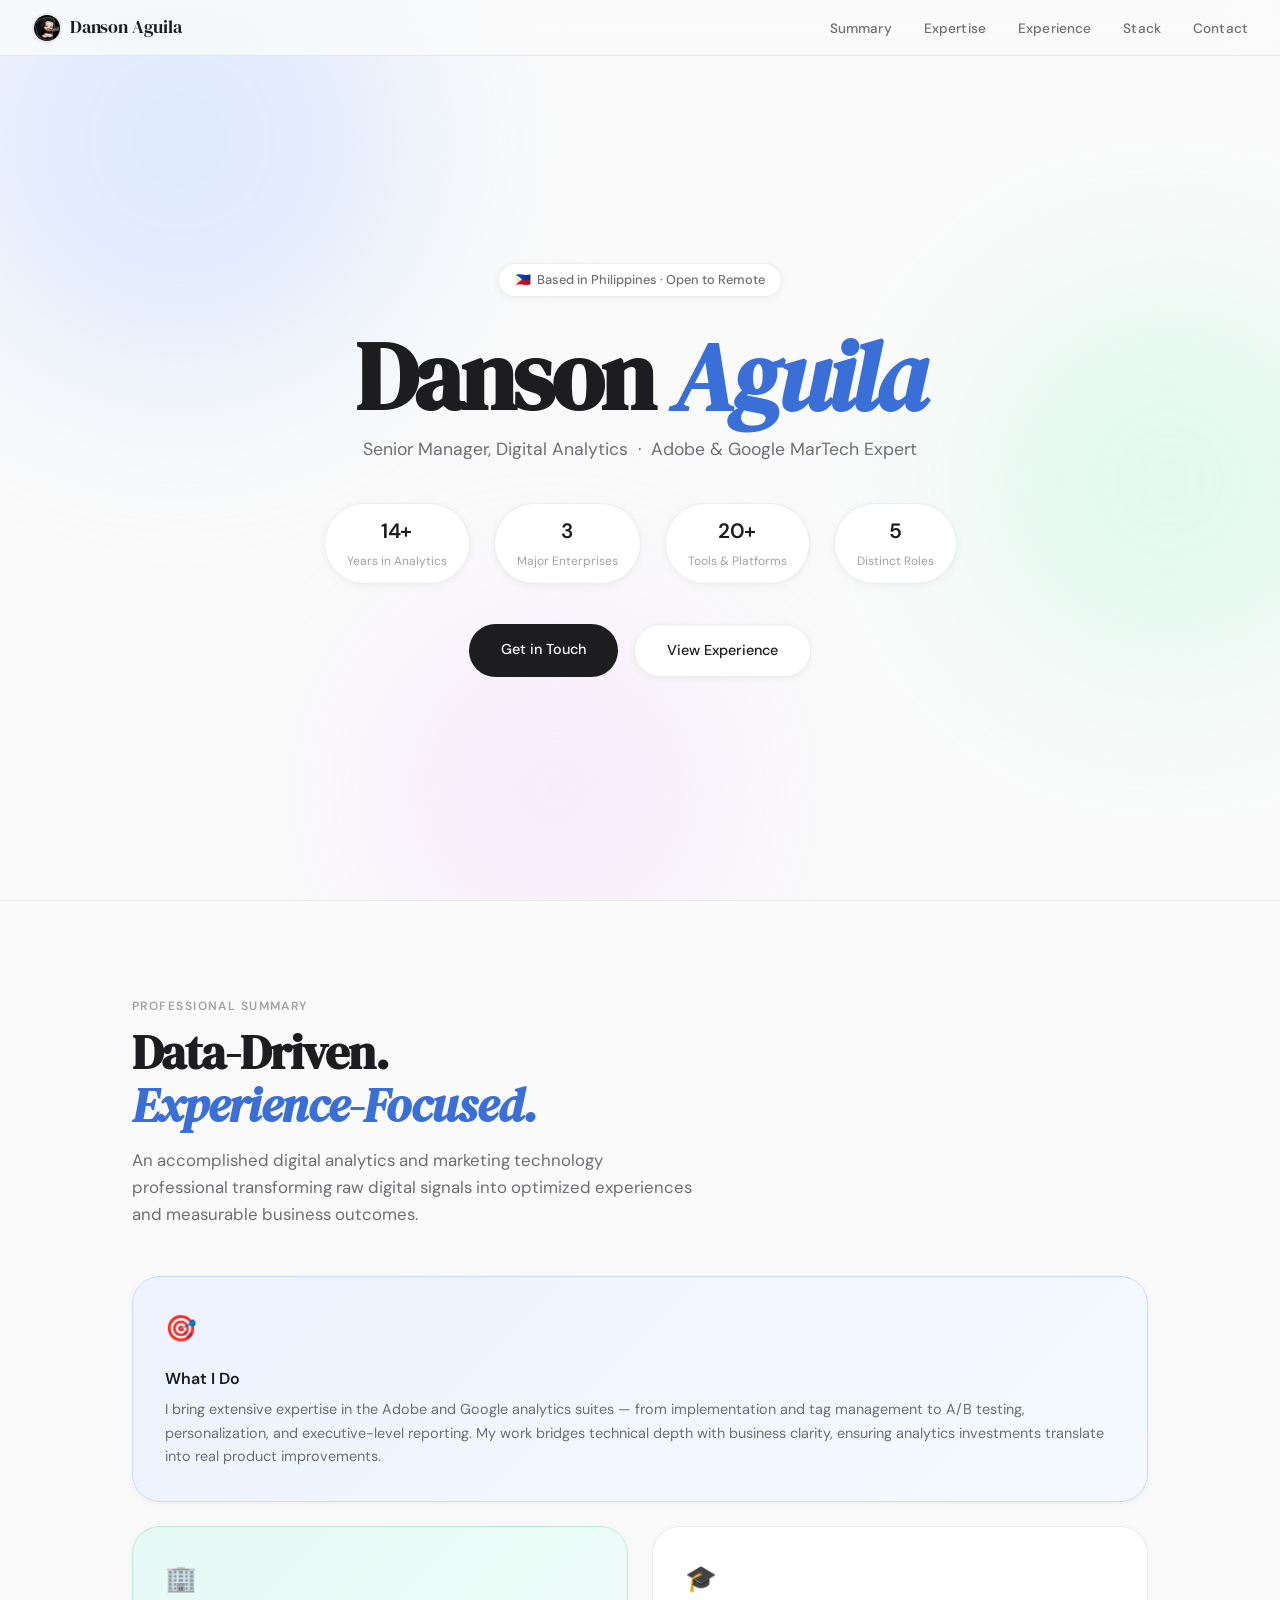
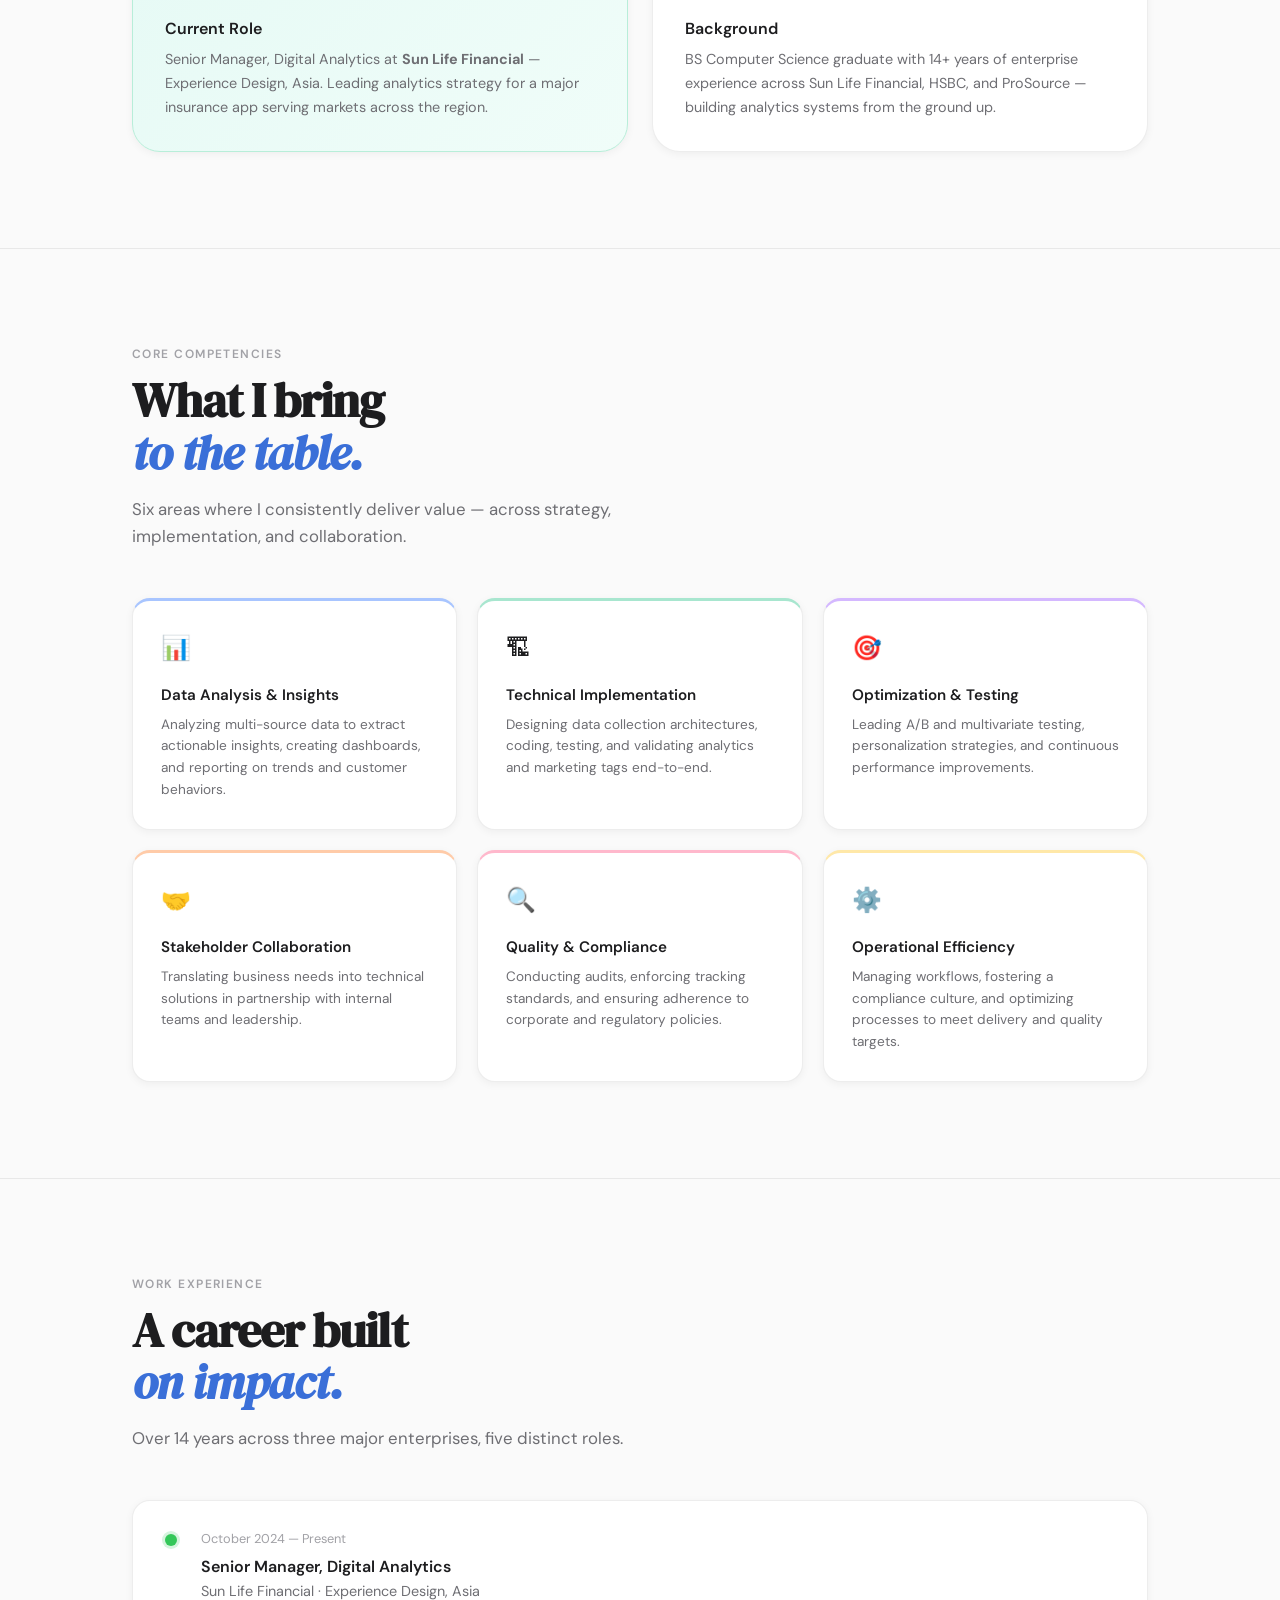
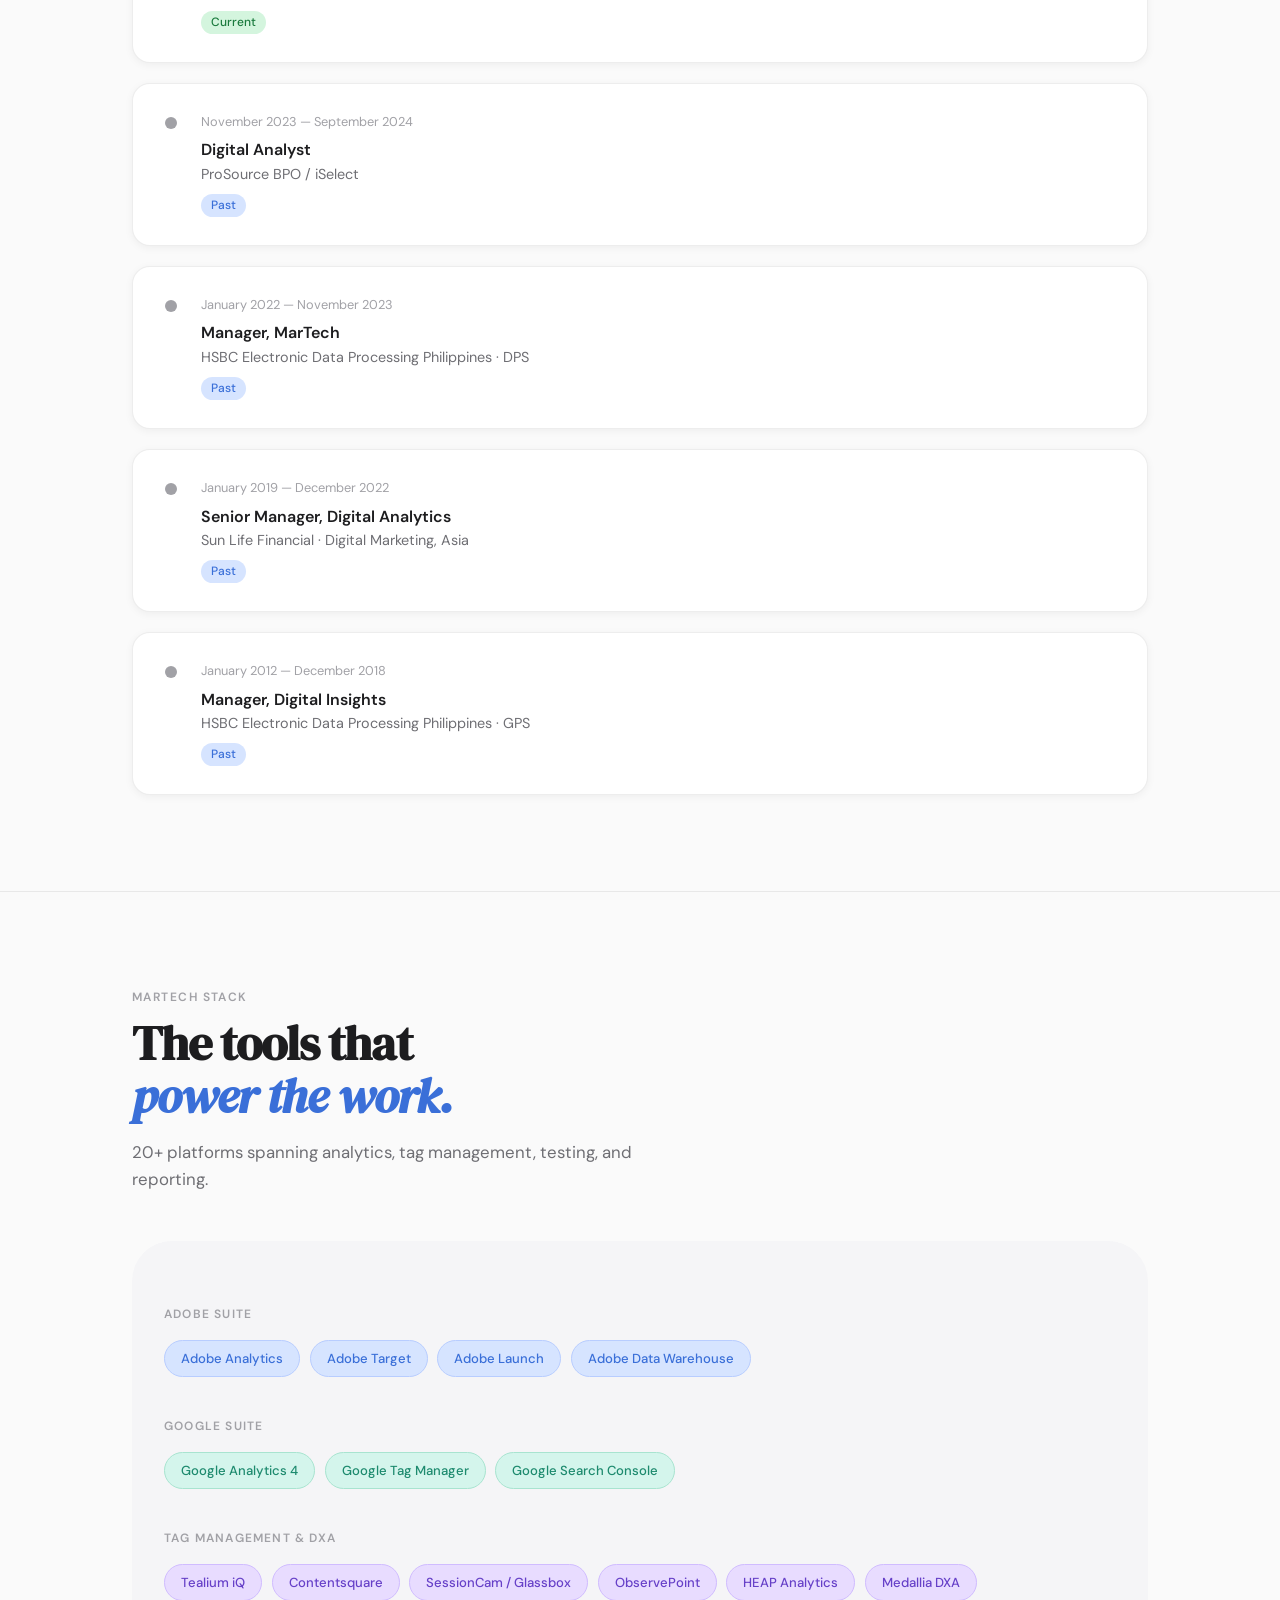
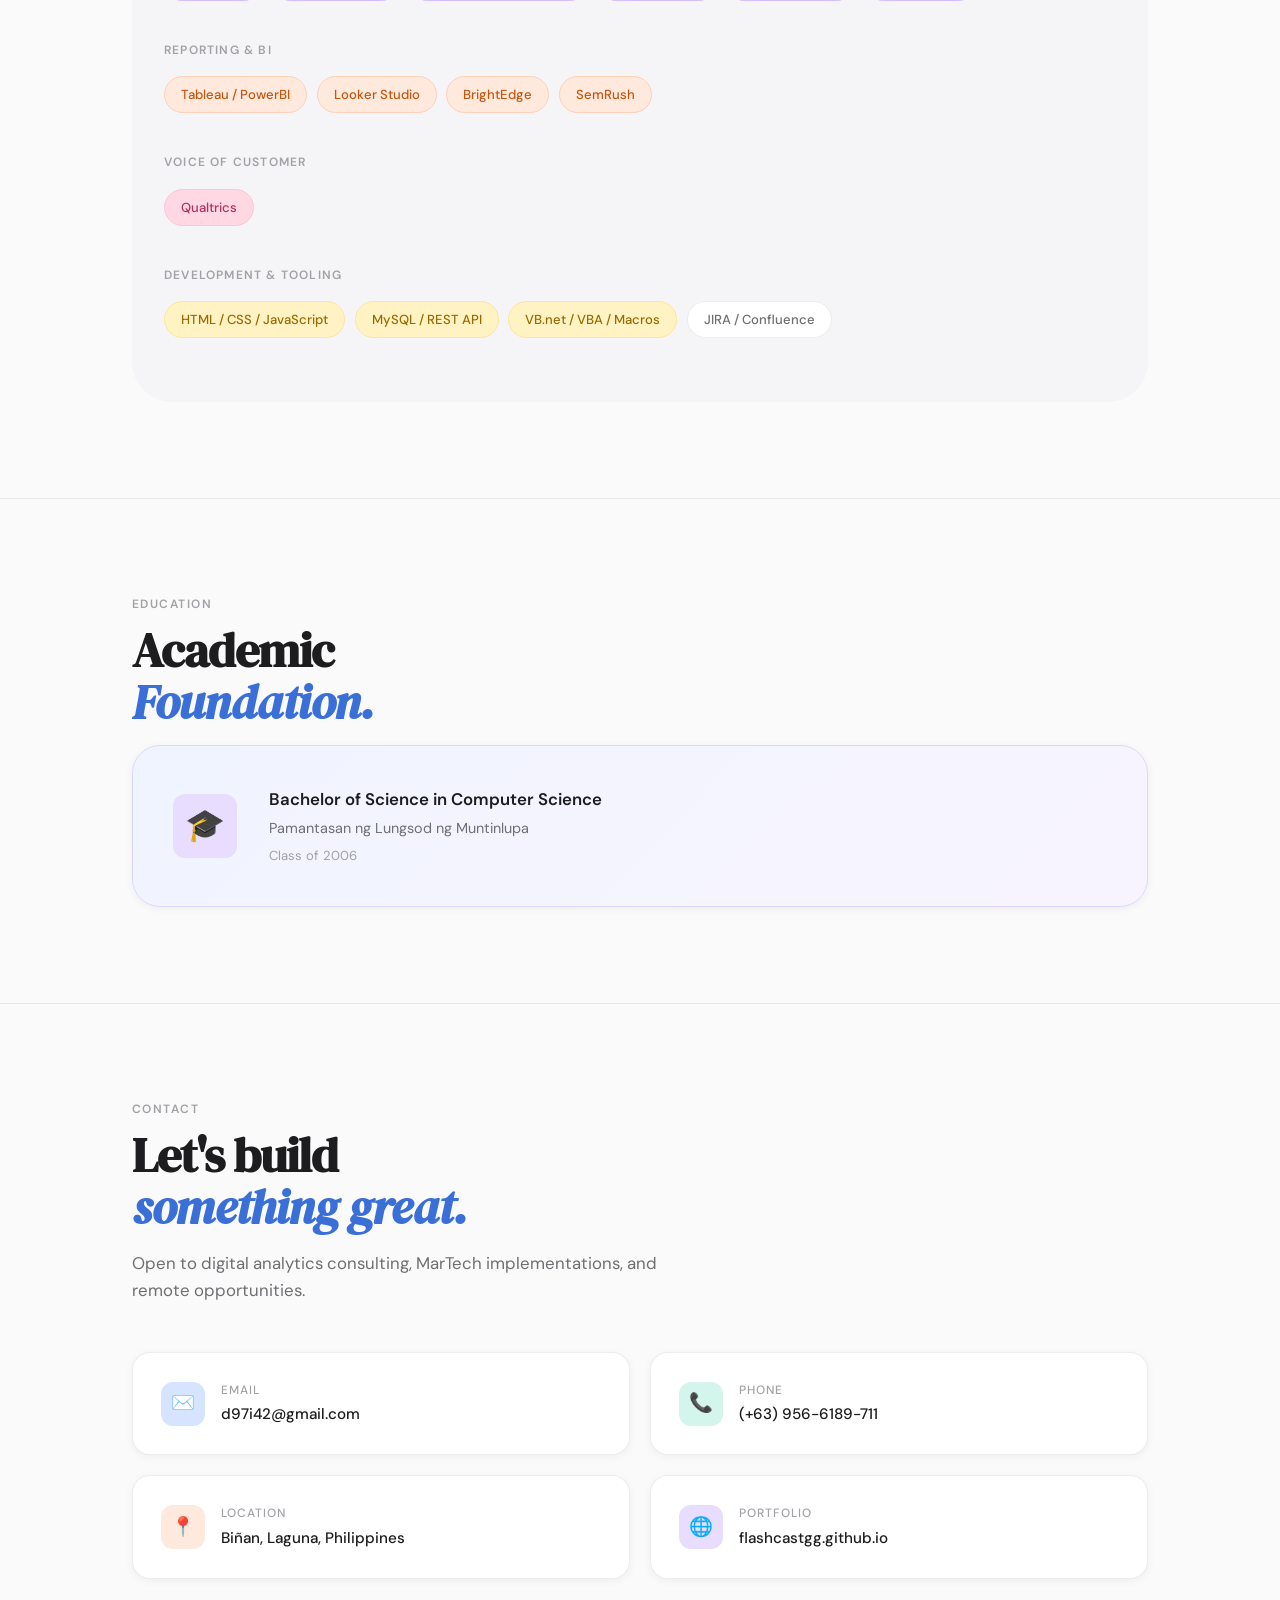
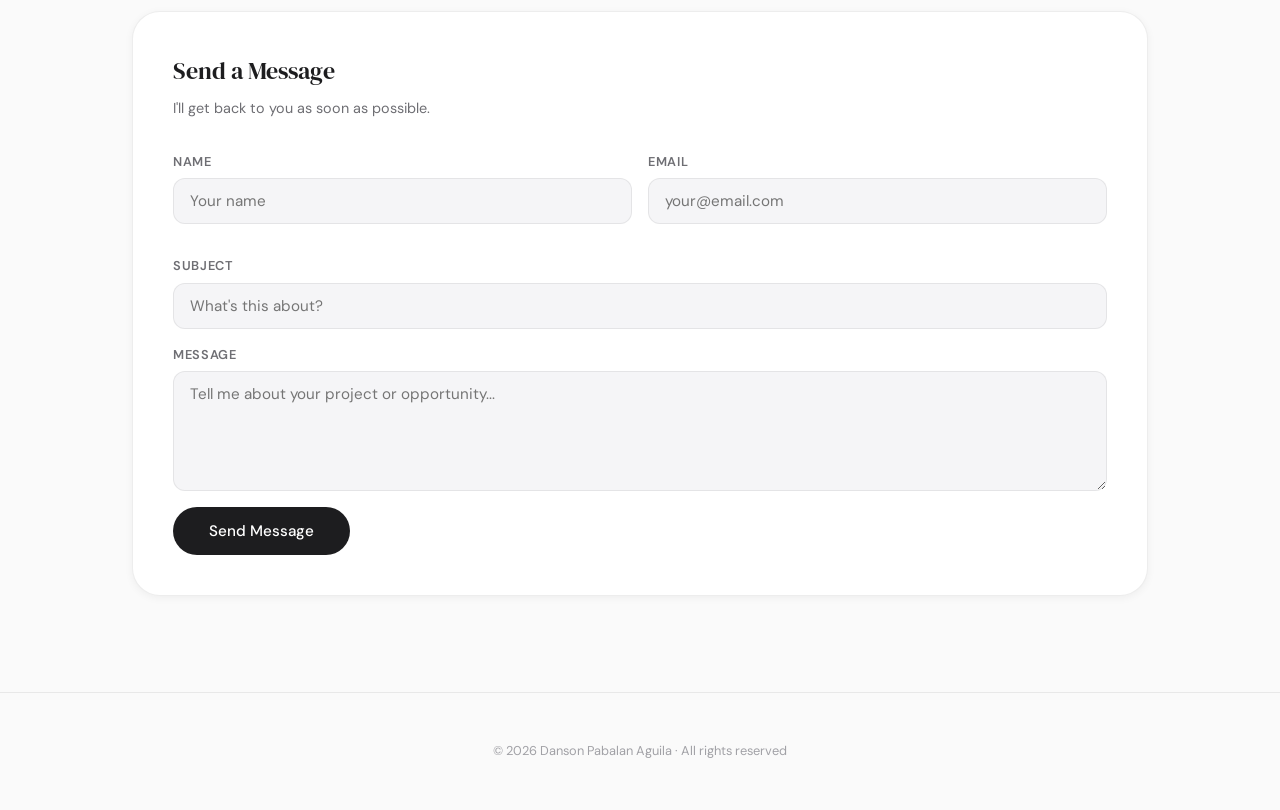
<file: index.html>
<!DOCTYPE html>
<html lang="en">
<head>
<meta charset="UTF-8" />
<meta name="viewport" content="width=device-width, initial-scale=1.0" />
<title>Danson Aguila · Digital Analytics</title>
<link rel="icon" type="image/png" href="[data-uri]" />
<link rel="apple-touch-icon" href="[data-uri]" />
<meta name="mobile-web-app-capable" content="yes" />
<meta name="apple-mobile-web-app-capable" content="yes" />
<meta name="apple-mobile-web-app-status-bar-style" content="default" />
<meta name="apple-mobile-web-app-title" content="Danson Aguila" />
<meta name="theme-color" content="#ffffff" />
<link rel="preconnect" href="https://fonts.googleapis.com" />
<link rel="preconnect" href="https://fonts.gstatic.com" crossorigin />
<link href="https://fonts.googleapis.com/css2?family=DM+Sans:ital,opsz,wght@0,9..40,300;0,9..40,400;0,9..40,500;0,9..40,600;1,9..40,300&family=DM+Serif+Display:ital@0;1&display=swap" rel="stylesheet" />
<style>
  :root {
    --bg: #fafafa; --surface: #ffffff; --surface2: #f5f5f7;
    --border: rgba(0,0,0,0.07); --text: #1d1d1f;
    --text-secondary: #6e6e73; --text-tertiary: #a1a1a6;
    --accent-blue: #d6e4ff; --accent-blue-mid: #a8c5ff; --accent-blue-text: #3a6fd8;
    --accent-mint: #d4f5ec; --accent-mint-text: #1d8a6e;
    --accent-lavender: #e8dcff; --accent-lavender-text: #6640c8;
    --accent-peach: #ffe8dc; --accent-peach-text: #c4560e;
    --accent-rose: #ffd8e4; --accent-rose-text: #b33060;
    --accent-yellow: #fff3c4; --accent-yellow-text: #9a6a00;
    --radius-sm: 12px; --radius-md: 18px; --radius-lg: 28px; --radius-xl: 40px;
    --shadow-sm: 0 2px 8px rgba(0,0,0,0.05);
    --shadow-md: 0 4px 24px rgba(0,0,0,0.08);
    --shadow-lg: 0 12px 48px rgba(0,0,0,0.10);
  }
  *, *::before, *::after { box-sizing: border-box; margin: 0; padding: 0; }
  html { scroll-behavior: smooth; font-size: 16px; }
  body {
    font-family: 'DM Sans', -apple-system, sans-serif;
    background: var(--bg); color: var(--text);
    line-height: 1.6; -webkit-font-smoothing: antialiased; overflow-x: hidden;
  }

  /* NAV */
  nav {
    position: fixed; top: 0; left: 0; right: 0; z-index: 100;
    padding: 0 2rem; height: 56px;
    display: flex; align-items: center; justify-content: space-between;
    background: rgba(250,250,250,0.82);
    backdrop-filter: blur(20px) saturate(180%);
    -webkit-backdrop-filter: blur(20px) saturate(180%);
    border-bottom: 1px solid var(--border);
  }
  .nav-logo {
    font-family: 'DM Serif Display', Georgia, serif;
    font-size: 1.1rem; color: var(--text); text-decoration: none;
    letter-spacing: -0.01em; display: flex; align-items: center; gap: 8px;
  }
  .nav-logo-img {
    width: 30px; height: 30px; border-radius: 50%; object-fit: cover;
    border: 2px solid var(--border);
  }
  .nav-links { display: flex; gap: 2rem; list-style: none; }
  .nav-links a {
    font-size: 0.85rem; font-weight: 500; color: var(--text-secondary);
    text-decoration: none; transition: color 0.2s; letter-spacing: 0.01em;
  }
  .nav-links a:hover { color: var(--text); }

  /* HERO */
  .hero {
    min-height: 100vh; padding: 120px 2rem 80px;
    display: flex; align-items: center; justify-content: center;
    text-align: center; position: relative; overflow: hidden;
  }
  .hero-bg { position: absolute; inset: 0; z-index: 0; pointer-events: none; }
  .orb {
    position: absolute; border-radius: 50%;
    filter: blur(80px); opacity: 0.55;
    animation: drift 12s ease-in-out infinite alternate;
  }
  .orb-1 { width: 520px; height: 520px; background: radial-gradient(circle, #bfd7ff, #e8f0ff); top: -120px; left: -80px; animation-delay: 0s; }
  .orb-2 { width: 420px; height: 420px; background: radial-gradient(circle, #c8f5e0, #e0fff5); top: 30%; right: -100px; animation-delay: -4s; }
  .orb-3 { width: 340px; height: 340px; background: radial-gradient(circle, #f0dcff, #fce8ff); bottom: -60px; left: 30%; animation-delay: -8s; }
  @keyframes drift {
    from { transform: translate(0,0) scale(1); }
    to   { transform: translate(30px,-30px) scale(1.05); }
  }
  .hero-content { position: relative; z-index: 1; max-width: 720px; }
  .hero-badge {
    display: inline-flex; align-items: center; gap: 6px;
    background: var(--surface); border: 1px solid var(--border);
    border-radius: 100px; padding: 6px 16px;
    font-size: 0.8rem; font-weight: 500; color: var(--text-secondary);
    margin-bottom: 2rem; box-shadow: var(--shadow-sm);
    opacity: 0; animation: fadeUp 0.7s ease forwards 0.1s;
  }
  .hero-name {
    font-family: 'DM Serif Display', Georgia, serif;
    font-size: clamp(3.2rem, 8vw, 6rem);
    line-height: 1.0; letter-spacing: -0.03em; color: var(--text);
    margin-bottom: 0.6rem; opacity: 0; animation: fadeUp 0.7s ease forwards 0.25s;
  }
  .hero-name em { font-style: italic; color: var(--accent-blue-text); }
  .hero-title {
    font-size: 1.1rem; font-weight: 400; color: var(--text-secondary);
    margin-bottom: 2.5rem; opacity: 0; animation: fadeUp 0.7s ease forwards 0.4s;
  }
  .hero-stats {
    display: flex; gap: 1.5rem; justify-content: center; flex-wrap: wrap;
    margin-bottom: 2.5rem; opacity: 0; animation: fadeUp 0.7s ease forwards 0.55s;
  }
  .stat-pill {
    background: var(--surface); border: 1px solid var(--border);
    border-radius: 100px; padding: 10px 22px; box-shadow: var(--shadow-sm);
  }
  .stat-pill strong { display: block; font-size: 1.3rem; font-weight: 600; letter-spacing: -0.02em; }
  .stat-pill span { font-size: 0.75rem; color: var(--text-tertiary); font-weight: 400; }
  .hero-cta {
    display: inline-flex; gap: 1rem; flex-wrap: wrap; justify-content: center;
    opacity: 0; animation: fadeUp 0.7s ease forwards 0.7s;
  }
  .btn-primary {
    background: var(--text); color: #fff; border: none; border-radius: 100px;
    padding: 14px 32px; font-size: 0.9rem; font-weight: 500; cursor: pointer;
    text-decoration: none; transition: transform 0.2s, box-shadow 0.2s; font-family: inherit;
  }
  .btn-primary:hover { transform: translateY(-2px); box-shadow: 0 8px 24px rgba(0,0,0,0.15); }
  .btn-secondary {
    background: var(--surface); color: var(--text); border: 1px solid var(--border);
    border-radius: 100px; padding: 14px 32px; font-size: 0.9rem; font-weight: 500;
    cursor: pointer; text-decoration: none; transition: transform 0.2s, box-shadow 0.2s;
    font-family: inherit; box-shadow: var(--shadow-sm);
  }
  .btn-secondary:hover { transform: translateY(-2px); box-shadow: var(--shadow-md); }
  @keyframes fadeUp {
    from { opacity: 0; transform: translateY(24px); }
    to   { opacity: 1; transform: translateY(0); }
  }

  /* SECTIONS */
  section { padding: 96px 2rem; max-width: 1080px; margin: 0 auto; }
  .section-label {
    font-size: 0.75rem; font-weight: 600; letter-spacing: 0.12em;
    text-transform: uppercase; color: var(--text-tertiary); margin-bottom: 0.6rem;
  }
  .section-title {
    font-family: 'DM Serif Display', Georgia, serif;
    font-size: clamp(2rem, 4vw, 3rem); line-height: 1.1;
    letter-spacing: -0.02em; color: var(--text); margin-bottom: 1rem;
  }
  .section-title em { font-style: italic; color: var(--accent-blue-text); }
  .section-subtitle {
    font-size: 1.05rem; color: var(--text-secondary);
    max-width: 560px; margin-bottom: 3rem; font-weight: 400;
  }

  /* ABOUT */
  .about-grid { display: grid; grid-template-columns: 1fr 1fr; gap: 1.5rem; }
  .about-card {
    background: var(--surface); border: 1px solid var(--border);
    border-radius: var(--radius-lg); padding: 2rem; box-shadow: var(--shadow-sm);
    transition: transform 0.25s, box-shadow 0.25s;
  }
  .about-card:hover { transform: translateY(-4px); box-shadow: var(--shadow-md); }
  .about-card.wide { grid-column: 1 / -1; }
  .about-card.tinted-blue { background: linear-gradient(135deg,#edf3ff,#f5f9ff); border-color: #c8daff; }
  .about-card.tinted-mint { background: linear-gradient(135deg,#e6faf5,#f0fdf9); border-color: #b8eed9; }
  .card-icon { font-size: 1.6rem; margin-bottom: 1rem; }
  .card-title { font-weight: 600; font-size: 1rem; margin-bottom: 0.4rem; }
  .card-body { font-size: 0.9rem; color: var(--text-secondary); line-height: 1.65; }

  /* COMPETENCIES */
  .comp-grid { display: grid; grid-template-columns: repeat(3,1fr); gap: 1.25rem; }
  .comp-card {
    background: var(--surface); border: 1px solid var(--border);
    border-radius: var(--radius-md); padding: 1.75rem; box-shadow: var(--shadow-sm);
    transition: transform 0.25s, box-shadow 0.25s;
  }
  .comp-card:hover { transform: translateY(-4px); box-shadow: var(--shadow-md); }
  .comp-icon { font-size: 1.5rem; margin-bottom: 1rem; }
  .comp-title { font-weight: 600; font-size: 0.95rem; margin-bottom: 0.4rem; }
  .comp-desc { font-size: 0.85rem; color: var(--text-secondary); line-height: 1.6; }
  .comp-card:nth-child(1) { border-top: 3px solid var(--accent-blue-mid); }
  .comp-card:nth-child(2) { border-top: 3px solid #a8e6cf; }
  .comp-card:nth-child(3) { border-top: 3px solid #d4b8ff; }
  .comp-card:nth-child(4) { border-top: 3px solid #ffcba8; }
  .comp-card:nth-child(5) { border-top: 3px solid #ffb8cc; }
  .comp-card:nth-child(6) { border-top: 3px solid #ffe8a8; }

  /* EXPERIENCE */
  .exp-list { display: flex; flex-direction: column; gap: 1.25rem; }
  .exp-item {
    background: var(--surface); border: 1px solid var(--border);
    border-radius: var(--radius-md); padding: 1.75rem 2rem;
    display: grid; grid-template-columns: auto 1fr; gap: 0 1.5rem;
    align-items: start; box-shadow: var(--shadow-sm);
    transition: transform 0.25s, box-shadow 0.25s;
  }
  .exp-item:hover { transform: translateY(-3px); box-shadow: var(--shadow-md); }
  .exp-dot { width: 12px; height: 12px; border-radius: 50%; margin-top: 5px; flex-shrink: 0; }
  .exp-dot-current { background: #34c759; box-shadow: 0 0 0 3px rgba(52,199,89,0.2); }
  .exp-dot-past { background: var(--text-tertiary); }
  .exp-meta { font-size: 0.8rem; color: var(--text-tertiary); margin-bottom: 0.3rem; }
  .exp-role { font-weight: 600; font-size: 1rem; color: var(--text); }
  .exp-company { font-size: 0.9rem; color: var(--text-secondary); }
  .exp-badge {
    display: inline-block; margin-top: 0.5rem;
    background: var(--accent-blue); color: var(--accent-blue-text);
    border-radius: 100px; padding: 2px 10px; font-size: 0.75rem; font-weight: 500;
  }
  .exp-badge.current { background: #d4f5de; color: #1a7a3d; }

  /* STACK */
  .stack-section { background: var(--surface2); border-radius: var(--radius-xl); padding: 4rem 2rem; }
  .stack-groups { display: flex; flex-direction: column; gap: 2.5rem; }
  .stack-group-label {
    font-size: 0.75rem; font-weight: 600; letter-spacing: 0.1em;
    text-transform: uppercase; color: var(--text-tertiary); margin-bottom: 1rem;
  }
  .tool-chips { display: flex; flex-wrap: wrap; gap: 0.6rem; }
  .chip {
    padding: 7px 16px; border-radius: 100px; font-size: 0.82rem; font-weight: 500;
    border: 1px solid transparent; transition: transform 0.15s; cursor: default;
  }
  .chip:hover { transform: scale(1.04); }
  .chip-blue { background: var(--accent-blue); color: var(--accent-blue-text); border-color: #b8cdff; }
  .chip-mint { background: var(--accent-mint); color: var(--accent-mint-text); border-color: #a8e4d0; }
  .chip-lavender { background: var(--accent-lavender); color: var(--accent-lavender-text); border-color: #d0bcff; }
  .chip-peach { background: var(--accent-peach); color: var(--accent-peach-text); border-color: #ffd0b8; }
  .chip-rose { background: var(--accent-rose); color: var(--accent-rose-text); border-color: #ffc4d6; }
  .chip-yellow { background: var(--accent-yellow); color: var(--accent-yellow-text); border-color: #ffe49e; }
  .chip-neutral { background: var(--surface); color: var(--text-secondary); border-color: var(--border); }

  /* EDUCATION */
  .edu-card {
    background: linear-gradient(135deg,#f0f4ff,#f8f4ff); border: 1px solid #ddd6fe;
    border-radius: var(--radius-lg); padding: 2.5rem;
    display: flex; align-items: center; gap: 2rem; box-shadow: var(--shadow-sm);
  }
  .edu-icon-wrap {
    width: 64px; height: 64px; border-radius: var(--radius-sm);
    background: var(--accent-lavender); color: var(--accent-lavender-text);
    display: flex; align-items: center; justify-content: center;
    font-size: 2rem; flex-shrink: 0;
  }
  .edu-degree { font-weight: 600; font-size: 1.05rem; margin-bottom: 0.25rem; }
  .edu-school { color: var(--text-secondary); font-size: 0.9rem; }
  .edu-year { color: var(--text-tertiary); font-size: 0.82rem; margin-top: 0.3rem; }

  /* CONTACT */
  .contact-grid { display: grid; grid-template-columns: 1fr 1fr; gap: 1.25rem; margin-bottom: 2rem; }
  .contact-card {
    background: var(--surface); border: 1px solid var(--border);
    border-radius: var(--radius-md); padding: 1.75rem; box-shadow: var(--shadow-sm);
    text-decoration: none; color: inherit;
    transition: transform 0.2s, box-shadow 0.2s;
    display: flex; align-items: center; gap: 1rem;
  }
  .contact-card:hover { transform: translateY(-3px); box-shadow: var(--shadow-md); }
  .contact-icon {
    width: 44px; height: 44px; border-radius: var(--radius-sm);
    display: flex; align-items: center; justify-content: center;
    font-size: 1.2rem; flex-shrink: 0;
  }
  .ci-blue { background: var(--accent-blue); }
  .ci-mint { background: var(--accent-mint); }
  .ci-peach { background: var(--accent-peach); }
  .ci-lavender { background: var(--accent-lavender); }
  .contact-label { font-size: 0.75rem; color: var(--text-tertiary); font-weight: 500; text-transform: uppercase; letter-spacing: 0.08em; }
  .contact-value { font-size: 0.95rem; font-weight: 500; color: var(--text); margin-top: 2px; }

  /* FORMSPREE FORM */
  .contact-form {
    background: var(--surface); border: 1px solid var(--border);
    border-radius: var(--radius-lg); padding: 2.5rem; box-shadow: var(--shadow-sm);
  }
  .form-title { font-family: 'DM Serif Display', Georgia, serif; font-size: 1.5rem; margin-bottom: 0.4rem; }
  .form-subtitle { font-size: 0.9rem; color: var(--text-secondary); margin-bottom: 2rem; }
  .form-row { display: grid; grid-template-columns: 1fr 1fr; gap: 1rem; margin-bottom: 1rem; }
  .form-group { display: flex; flex-direction: column; gap: 6px; margin-bottom: 1rem; }
  .form-group label { font-size: 0.8rem; font-weight: 600; color: var(--text-secondary); letter-spacing: 0.05em; text-transform: uppercase; }
  .form-group input,
  .form-group textarea {
    background: var(--surface2); border: 1px solid var(--border);
    border-radius: var(--radius-sm); padding: 12px 16px;
    font-size: 0.95rem; font-family: inherit; color: var(--text);
    transition: border-color 0.2s, box-shadow 0.2s; outline: none; resize: vertical;
  }
  .form-group input:focus,
  .form-group textarea:focus {
    border-color: var(--accent-blue-mid); box-shadow: 0 0 0 3px rgba(168,197,255,0.25);
  }
  .form-group textarea { min-height: 120px; }
  .form-submit {
    background: var(--text); color: #fff; border: none; border-radius: 100px;
    padding: 14px 36px; font-size: 0.95rem; font-weight: 500; cursor: pointer;
    font-family: inherit; transition: transform 0.2s, box-shadow 0.2s;
  }
  .form-submit:hover { transform: translateY(-2px); box-shadow: 0 8px 24px rgba(0,0,0,0.18); }
  .form-submit:disabled { opacity: 0.6; cursor: not-allowed; transform: none; }
  .form-success {
    display: none; text-align: center; padding: 2rem;
    color: var(--accent-mint-text); font-weight: 500;
  }
  .form-success .success-icon { font-size: 2.5rem; margin-bottom: 0.5rem; }

  /* FOOTER */
  footer {
    text-align: center; padding: 3rem 2rem;
    font-size: 0.8rem; color: var(--text-tertiary);
    border-top: 1px solid var(--border);
  }
  .divider { border: none; border-top: 1px solid var(--border); margin: 0; }

  /* SCROLL REVEAL */
  .reveal { opacity: 0; transform: translateY(28px); transition: opacity 0.65s ease, transform 0.65s ease; }
  .reveal.visible { opacity: 1; transform: translateY(0); }

  /* RESPONSIVE */
  @media (max-width: 768px) {
    .nav-links { display: none; }
    .about-grid { grid-template-columns: 1fr; }
    .about-card.wide { grid-column: 1; }
    .comp-grid { grid-template-columns: 1fr 1fr; }
    .contact-grid { grid-template-columns: 1fr; }
    .form-row { grid-template-columns: 1fr; }
    .edu-card { flex-direction: column; text-align: center; }
    .exp-item { grid-template-columns: 1fr; }
    .exp-dot { display: none; }
  }
  @media (max-width: 500px) {
    .comp-grid { grid-template-columns: 1fr; }
    .hero-stats { flex-direction: column; align-items: center; }
  }
</style>
</head>
<body>

<!-- NAV -->
<nav>
  <a href="#" class="nav-logo">
    <img src="[data-uri]" alt="Danson" class="nav-logo-img" />
    Danson Aguila
  </a>
  <ul class="nav-links">
    <li><a href="#summary">Summary</a></li>
    <li><a href="#expertise">Expertise</a></li>
    <li><a href="#experience">Experience</a></li>
    <li><a href="#stack">Stack</a></li>
    <li><a href="#contact">Contact</a></li>
  </ul>
</nav>

<!-- HERO -->
<div class="hero">
  <div class="hero-bg">
    <div class="orb orb-1"></div>
    <div class="orb orb-2"></div>
    <div class="orb orb-3"></div>
  </div>
  <div class="hero-content">
    <div class="hero-badge"><span>🇵🇭</span><span>Based in Philippines · Open to Remote</span></div>
    <h1 class="hero-name">Danson <em>Aguila</em></h1>
    <p class="hero-title">Senior Manager, Digital Analytics &nbsp;·&nbsp; Adobe & Google MarTech Expert</p>
    <div class="hero-stats">
      <div class="stat-pill"><strong>14+</strong><span>Years in Analytics</span></div>
      <div class="stat-pill"><strong>3</strong><span>Major Enterprises</span></div>
      <div class="stat-pill"><strong>20+</strong><span>Tools & Platforms</span></div>
      <div class="stat-pill"><strong>5</strong><span>Distinct Roles</span></div>
    </div>
    <div class="hero-cta">
      <a href="#contact" class="btn-primary">Get in Touch</a>
      <a href="#experience" class="btn-secondary">View Experience</a>
    </div>
  </div>
</div>

<hr class="divider" />

<!-- SUMMARY -->
<section id="summary">
  <div class="reveal">
    <p class="section-label">Professional Summary</p>
    <h2 class="section-title">Data-Driven.<br><em>Experience-Focused.</em></h2>
    <p class="section-subtitle">An accomplished digital analytics and marketing technology professional transforming raw digital signals into optimized experiences and measurable business outcomes.</p>
  </div>
  <div class="about-grid reveal">
    <div class="about-card wide tinted-blue">
      <div class="card-icon">🎯</div>
      <div class="card-title">What I Do</div>
      <div class="card-body">I bring extensive expertise in the Adobe and Google analytics suites — from implementation and tag management to A/B testing, personalization, and executive-level reporting. My work bridges technical depth with business clarity, ensuring analytics investments translate into real product improvements.</div>
    </div>
    <div class="about-card tinted-mint">
      <div class="card-icon">🏢</div>
      <div class="card-title">Current Role</div>
      <div class="card-body">Senior Manager, Digital Analytics at <strong>Sun Life Financial</strong> — Experience Design, Asia. Leading analytics strategy for a major insurance app serving markets across the region.</div>
    </div>
    <div class="about-card">
      <div class="card-icon">🎓</div>
      <div class="card-title">Background</div>
      <div class="card-body">BS Computer Science graduate with 14+ years of enterprise experience across Sun Life Financial, HSBC, and ProSource — building analytics systems from the ground up.</div>
    </div>
  </div>
</section>

<hr class="divider" />

<!-- EXPERTISE -->
<section id="expertise">
  <div class="reveal">
    <p class="section-label">Core Competencies</p>
    <h2 class="section-title">What I bring<br><em>to the table.</em></h2>
    <p class="section-subtitle">Six areas where I consistently deliver value — across strategy, implementation, and collaboration.</p>
  </div>
  <div class="comp-grid reveal">
    <div class="comp-card"><div class="comp-icon">📊</div><div class="comp-title">Data Analysis & Insights</div><div class="comp-desc">Analyzing multi-source data to extract actionable insights, creating dashboards, and reporting on trends and customer behaviors.</div></div>
    <div class="comp-card"><div class="comp-icon">🏗</div><div class="comp-title">Technical Implementation</div><div class="comp-desc">Designing data collection architectures, coding, testing, and validating analytics and marketing tags end-to-end.</div></div>
    <div class="comp-card"><div class="comp-icon">🎯</div><div class="comp-title">Optimization & Testing</div><div class="comp-desc">Leading A/B and multivariate testing, personalization strategies, and continuous performance improvements.</div></div>
    <div class="comp-card"><div class="comp-icon">🤝</div><div class="comp-title">Stakeholder Collaboration</div><div class="comp-desc">Translating business needs into technical solutions in partnership with internal teams and leadership.</div></div>
    <div class="comp-card"><div class="comp-icon">🔍</div><div class="comp-title">Quality & Compliance</div><div class="comp-desc">Conducting audits, enforcing tracking standards, and ensuring adherence to corporate and regulatory policies.</div></div>
    <div class="comp-card"><div class="comp-icon">⚙️</div><div class="comp-title">Operational Efficiency</div><div class="comp-desc">Managing workflows, fostering a compliance culture, and optimizing processes to meet delivery and quality targets.</div></div>
  </div>
</section>

<hr class="divider" />

<!-- EXPERIENCE -->
<section id="experience">
  <div class="reveal">
    <p class="section-label">Work Experience</p>
    <h2 class="section-title">A career built<br><em>on impact.</em></h2>
    <p class="section-subtitle">Over 14 years across three major enterprises, five distinct roles.</p>
  </div>
  <div class="exp-list reveal">
    <div class="exp-item">
      <div class="exp-dot exp-dot-current"></div>
      <div><div class="exp-meta">October 2024 — Present</div><div class="exp-role">Senior Manager, Digital Analytics</div><div class="exp-company">Sun Life Financial · Experience Design, Asia</div><span class="exp-badge current">Current</span></div>
    </div>
    <div class="exp-item">
      <div class="exp-dot exp-dot-past"></div>
      <div><div class="exp-meta">November 2023 — September 2024</div><div class="exp-role">Digital Analyst</div><div class="exp-company">ProSource BPO / iSelect</div><span class="exp-badge">Past</span></div>
    </div>
    <div class="exp-item">
      <div class="exp-dot exp-dot-past"></div>
      <div><div class="exp-meta">January 2022 — November 2023</div><div class="exp-role">Manager, MarTech</div><div class="exp-company">HSBC Electronic Data Processing Philippines · DPS</div><span class="exp-badge">Past</span></div>
    </div>
    <div class="exp-item">
      <div class="exp-dot exp-dot-past"></div>
      <div><div class="exp-meta">January 2019 — December 2022</div><div class="exp-role">Senior Manager, Digital Analytics</div><div class="exp-company">Sun Life Financial · Digital Marketing, Asia</div><span class="exp-badge">Past</span></div>
    </div>
    <div class="exp-item">
      <div class="exp-dot exp-dot-past"></div>
      <div><div class="exp-meta">January 2012 — December 2018</div><div class="exp-role">Manager, Digital Insights</div><div class="exp-company">HSBC Electronic Data Processing Philippines · GPS</div><span class="exp-badge">Past</span></div>
    </div>
  </div>
</section>

<hr class="divider" />

<!-- STACK -->
<section id="stack">
  <div class="reveal">
    <p class="section-label">MarTech Stack</p>
    <h2 class="section-title">The tools that<br><em>power the work.</em></h2>
    <p class="section-subtitle">20+ platforms spanning analytics, tag management, testing, and reporting.</p>
  </div>
  <div class="stack-section reveal">
    <div class="stack-groups">
      <div><div class="stack-group-label">Adobe Suite</div><div class="tool-chips"><span class="chip chip-blue">Adobe Analytics</span><span class="chip chip-blue">Adobe Target</span><span class="chip chip-blue">Adobe Launch</span><span class="chip chip-blue">Adobe Data Warehouse</span></div></div>
      <div><div class="stack-group-label">Google Suite</div><div class="tool-chips"><span class="chip chip-mint">Google Analytics 4</span><span class="chip chip-mint">Google Tag Manager</span><span class="chip chip-mint">Google Search Console</span></div></div>
      <div><div class="stack-group-label">Tag Management & DXA</div><div class="tool-chips"><span class="chip chip-lavender">Tealium iQ</span><span class="chip chip-lavender">Contentsquare</span><span class="chip chip-lavender">SessionCam / Glassbox</span><span class="chip chip-lavender">ObservePoint</span><span class="chip chip-lavender">HEAP Analytics</span><span class="chip chip-lavender">Medallia DXA</span></div></div>
      <div><div class="stack-group-label">Reporting & BI</div><div class="tool-chips"><span class="chip chip-peach">Tableau / PowerBI</span><span class="chip chip-peach">Looker Studio</span><span class="chip chip-peach">BrightEdge</span><span class="chip chip-peach">SemRush</span></div></div>
      <div><div class="stack-group-label">Voice of Customer</div><div class="tool-chips"><span class="chip chip-rose">Qualtrics</span></div></div>
      <div><div class="stack-group-label">Development & Tooling</div><div class="tool-chips"><span class="chip chip-yellow">HTML / CSS / JavaScript</span><span class="chip chip-yellow">MySQL / REST API</span><span class="chip chip-yellow">VB.net / VBA / Macros</span><span class="chip chip-neutral">JIRA / Confluence</span></div></div>
    </div>
  </div>
</section>

<hr class="divider" />

<!-- EDUCATION -->
<section id="education">
  <div class="reveal">
    <p class="section-label">Education</p>
    <h2 class="section-title">Academic<br><em>Foundation.</em></h2>
  </div>
  <div class="edu-card reveal">
    <div class="edu-icon-wrap">🎓</div>
    <div>
      <div class="edu-degree">Bachelor of Science in Computer Science</div>
      <div class="edu-school">Pamantasan ng Lungsod ng Muntinlupa</div>
      <div class="edu-year">Class of 2006</div>
    </div>
  </div>
</section>

<hr class="divider" />

<!-- CONTACT -->
<section id="contact">
  <div class="reveal">
    <p class="section-label">Contact</p>
    <h2 class="section-title">Let's build<br><em>something great.</em></h2>
    <p class="section-subtitle">Open to digital analytics consulting, MarTech implementations, and remote opportunities.</p>
  </div>
  <div class="contact-grid reveal">
    <a class="contact-card" href="mailto:d97i42@gmail.com">
      <div class="contact-icon ci-blue">✉️</div>
      <div><div class="contact-label">Email</div><div class="contact-value">d97i42@gmail.com</div></div>
    </a>
    <a class="contact-card" href="tel:+639566189711">
      <div class="contact-icon ci-mint">📞</div>
      <div><div class="contact-label">Phone</div><div class="contact-value">(+63) 956-6189-711</div></div>
    </a>
    <div class="contact-card">
      <div class="contact-icon ci-peach">📍</div>
      <div><div class="contact-label">Location</div><div class="contact-value">Biñan, Laguna, Philippines</div></div>
    </div>
    <a class="contact-card" rel="noopener">
      <div class="contact-icon ci-lavender">🌐</div>
      <div><div class="contact-label">Portfolio</div><div class="contact-value">flashcastgg.github.io</div></div>
    </a>
  </div>

  <!-- FORMSPREE FORM -->
  <div class="contact-form reveal">
    <div class="form-title">Send a Message</div>
    <div class="form-subtitle">I'll get back to you as soon as possible.</div>
    <div class="form-success" id="formSuccess">
      <div class="success-icon">✅</div>
      <div>Message sent! I'll get back to you soon.</div>
    </div>
    <form id="contactForm">
      <div class="form-row">
        <div class="form-group">
          <label for="fname">Name</label>
          <input type="text" id="fname" name="name" placeholder="Your name" required />
        </div>
        <div class="form-group">
          <label for="femail">Email</label>
          <input type="email" id="femail" name="email" placeholder="your@email.com" required />
        </div>
      </div>
      <div class="form-group">
        <label for="fsubject">Subject</label>
        <input type="text" id="fsubject" name="subject" placeholder="What's this about?" required />
      </div>
      <div class="form-group">
        <label for="fmessage">Message</label>
        <textarea id="fmessage" name="message" placeholder="Tell me about your project or opportunity..." required></textarea>
      </div>
      <button type="submit" class="form-submit" id="formSubmit">Send Message</button>
    </form>
  </div>
</section>

<!-- Scroll to Top Button -->
<button id="scrollTopBtn" title="Go to top">
  <svg width="20" height="20" viewBox="0 0 24 24">
    <path fill="white" d="M12 4l-8 8h5v8h6v-8h5z"/>
  </svg>
</button>

<style>
#scrollTopBtn {
  position: fixed;
  bottom: 30px;
  right: 30px;
  z-index: 999;

  width: 50px;
  height: 50px;
  border: none;
  outline: none;

  background: rgba(0, 0, 0, 0.7);
  color: white;
  cursor: pointer;

  border-radius: 50%;
  font-size: 20px;

  display: none;
  align-items: center;
  justify-content: center;

  box-shadow: 0 4px 12px rgba(0,0,0,0.3);
  backdrop-filter: blur(6px);

  transition: all 0.3s ease;
}

#scrollTopBtn:hover {
  transform: translateY(-3px) scale(1.05);
  background: rgba(0, 0, 0, 0.9);
}
</style>

<script>
const scrollBtn = document.getElementById("scrollTopBtn");

window.addEventListener("scroll", function () {
  if (document.documentElement.scrollTop > 200 || document.body.scrollTop > 200) {
    scrollBtn.style.display = "flex";
  } else {
    scrollBtn.style.display = "none";
  }
});

scrollBtn.addEventListener("click", function () {
  window.scrollTo({
    top: 0,
    behavior: "smooth"
  });
});
</script>

<footer>
  &copy; 2026 Danson Pabalan Aguila &middot; All rights reserved
</footer>

<script>
// ── Scroll Reveal ──
const reveals = document.querySelectorAll('.reveal');
const observer = new IntersectionObserver((entries) => {
  entries.forEach(e => {
    if (e.isIntersecting) { e.target.classList.add('visible'); observer.unobserve(e.target); }
  });
}, { threshold: 0.1 });
reveals.forEach(r => observer.observe(r));

// ── Formspree Contact Form ──
document.getElementById('contactForm').addEventListener('submit', async function(e) {
  e.preventDefault();
  const btn = document.getElementById('formSubmit');
  btn.disabled = true;
  btn.textContent = 'Sending...';
  const data = new FormData(this);
  try {
    const res = await fetch('https://formspree.io/f/mzzvplly', {
      method: 'POST', body: data,
      headers: { 'Accept': 'application/json' }
    });
    if (res.ok) {
      this.style.display = 'none';
      document.getElementById('formSuccess').style.display = 'block';
    } else {
      btn.disabled = false;
      btn.textContent = 'Send Message';
      alert('Something went wrong. Please try again.');
    }
  } catch(err) {
    btn.disabled = false;
    btn.textContent = 'Send Message';
    alert('Network error. Please try again.');
  }
});

// ── PWA: Inline Manifest ──
(function() {
  const manifest = {
    "name": "Danson Aguila · Digital Analytics",
    "short_name": "Danson Aguila",
    "description": "Senior Manager, Digital Analytics — Adobe & Google MarTech Expert",
    "start_url": ".",
    "display": "standalone",
    "background_color": "#fafafa",
    "theme_color": "#ffffff",
    "icons": [
      { "src": "[data-uri]", "sizes": "192x192", "type": "image/png" },
      { "src": "[data-uri]", "sizes": "512x512", "type": "image/png" }
    ]
  };
  const blob = new Blob([JSON.stringify(manifest)], {type:'application/manifest+json'});
  const url = URL.createObjectURL(blob);
  const link = document.createElement('link');
  link.rel = 'manifest'; link.href = url;
  document.head.appendChild(link);
})();

// ── PWA: Service Worker (requires HTTPS hosting, e.g. GitHub Pages) ──
// SW registration via blob is not supported in Safari.
// Once hosted, add a sw.js file and register it here:
// navigator.serviceWorker.register('./sw.js')
</script>
</body>
</html>
</file>
